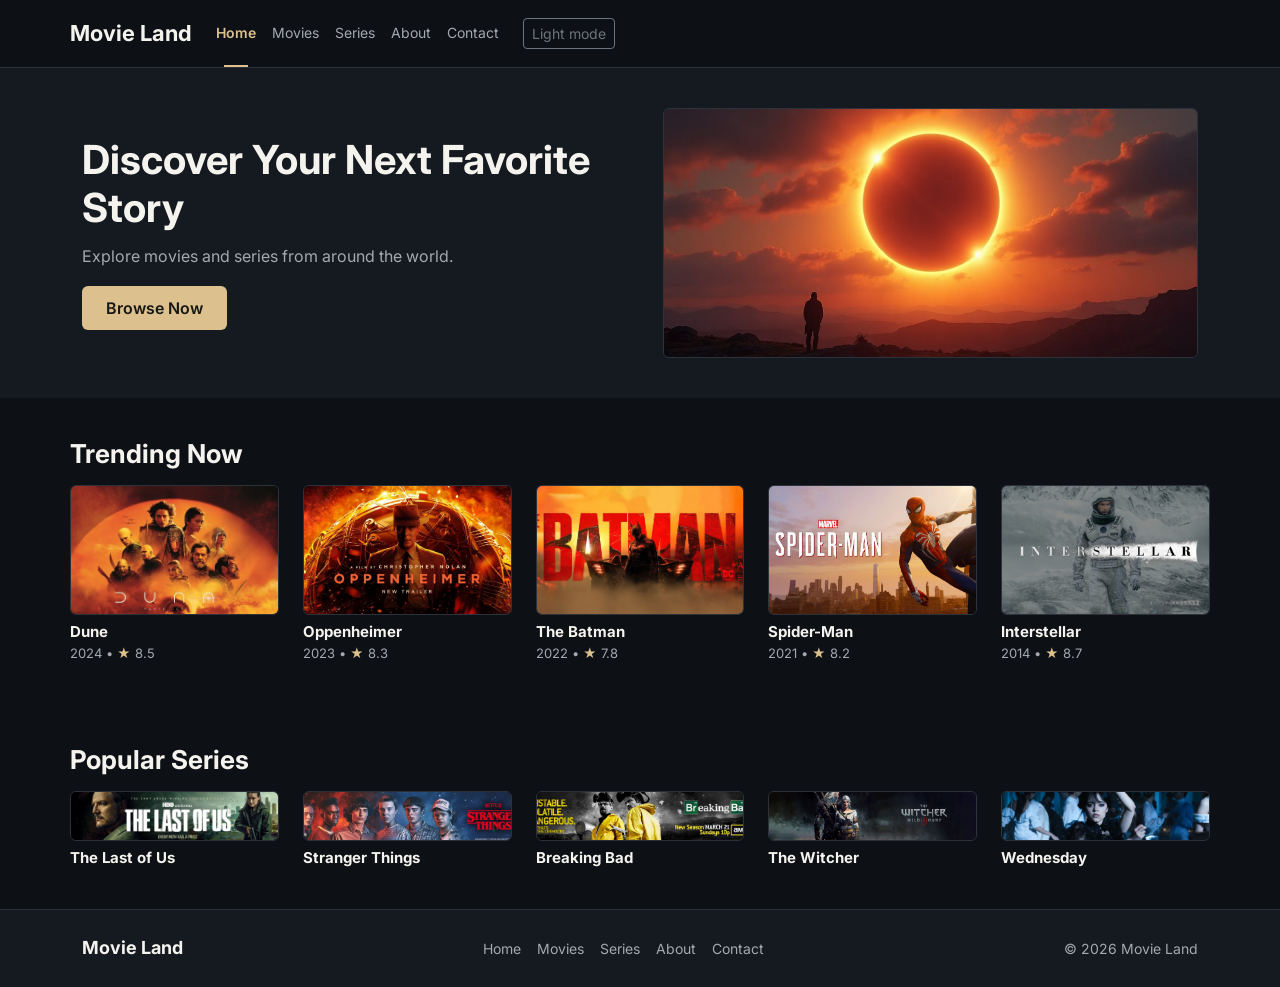
<file: index.html>
<!DOCTYPE html>
<html lang="en" data-bs-theme="dark">
<head>
  <meta charset="UTF-8">
  <meta name="viewport" content="width=device-width, initial-scale=1">
  <meta name="description" content="Movie Land - discover trending movies and popular series.">
  <title>Home | Movie Land</title>
  <link rel="preconnect" href="https://fonts.googleapis.com">
  <link rel="preconnect" href="https://fonts.gstatic.com" crossorigin>
  <link href="https://fonts.googleapis.com/css2?family=Inter:wght@400;600;700&display=swap" rel="stylesheet">
  <link href="https://cdn.jsdelivr.net/npm/bootstrap@5.3.3/dist/css/bootstrap.min.css" rel="stylesheet">
  <link href="css/style.css" rel="stylesheet">
</head>
<body class="d-flex flex-column min-vh-100">

  <header class="site-header">
    <nav class="navbar navbar-expand-lg container" aria-label="Main navigation">
      <a class="navbar-brand brand" href="index.html">Movie Land</a>
      <button class="navbar-toggler" type="button" data-bs-toggle="collapse" data-bs-target="#mainNav" aria-controls="mainNav" aria-expanded="false" aria-label="Toggle navigation">
        <span class="navbar-toggler-icon"></span>
      </button>
      <div class="collapse navbar-collapse" id="mainNav">
        <ul class="navbar-nav">
          <li class="nav-item"><a class="nav-link active" href="index.html" aria-current="page">Home</a></li>
          <li class="nav-item"><a class="nav-link" href="movies.html">Movies</a></li>
          <li class="nav-item"><a class="nav-link" href="series.html">Series</a></li>
          <li class="nav-item"><a class="nav-link" href="about.html">About</a></li>
          <li class="nav-item"><a class="nav-link" href="contact.html">Contact</a></li>
          <li class="nav-item d-flex align-items-center">
            <button type="button" id="theme-toggle" class="btn btn-sm btn-outline-secondary ms-lg-3 my-2 my-lg-0">Light mode</button>
          </li>
        </ul>
      </div>
    </nav>
  </header>

  <main class="flex-grow-1">
    <section class="hero">
      <div class="container hero-inner">
        <div class="hero-text">
          <h1>Discover Your Next Favorite Story</h1>
          <p class="lead-text">Explore movies and series from around the world.</p>
          <a class="btn btn-accent" href="movies.html">Browse Now</a>
        </div>
        <img class="artwork hero-img" src="images/front.jpg" alt="A lone traveler on a dark mountain ridge under an eclipse">
      </div>
    </section>

    <section class="container section" id="trending">
      <h2 class="section-title">Trending Now</h2>
      <div class="card-grid">
        <article class="movie-card">
          <img class="artwork" src="images/Dune2.jpg" alt="Poster of Dune: Part Two">
          <h3>Dune</h3>
          <p class="card-meta">2024 &bull; <span class="star">&#9733;</span> 8.5</p>
        </article>
        <article class="movie-card">
          <img class="artwork" src="images/oppenheimer.jpg" alt="Poster of Oppenheimer">
          <h3>Oppenheimer</h3>
          <p class="card-meta">2023 &bull; <span class="star">&#9733;</span> 8.3</p>
        </article>
        <article class="movie-card">
          <img class="artwork" src="images/The_Batman.jpg" alt="Poster of The Batman">
          <h3>The Batman</h3>
          <p class="card-meta">2022 &bull; <span class="star">&#9733;</span> 7.8</p>
        </article>
        <article class="movie-card">
          <img class="artwork" src="images/Spider_Man.jpg" alt="Poster of Spider-Man: No Way Home">
          <h3>Spider-Man</h3>
          <p class="card-meta">2021 &bull; <span class="star">&#9733;</span> 8.2</p>
        </article>
        <article class="movie-card">
          <img class="artwork" src="images/Interstellar.jpg" alt="Poster of Interstellar">
          <h3>Interstellar</h3>
          <p class="card-meta">2014 &bull; <span class="star">&#9733;</span> 8.7</p>
        </article>
      </div>
    </section>

    <section class="container section" id="popular-series">
      <h2 class="section-title">Popular Series</h2>
      <div class="card-grid">
        <article class="series-card">
          <img class="artwork artwork-wide" src="images/The Last of Us.jpg" alt="Scene from The Last of Us">
          <h3>The Last of Us</h3>
        </article>
        <article class="series-card">
          <img class="artwork artwork-wide" src="images/Stranger Things.jpg" alt="Scene from Stranger Things">
          <h3>Stranger Things</h3>
        </article>
        <article class="series-card">
          <img class="artwork artwork-wide" src="images/Breaking_Bad.jpg" alt="Scene from Breaking Bad">
          <h3>Breaking Bad</h3>
        </article>
        <article class="series-card">
          <img class="artwork artwork-wide" src="images/The Witcher.jpg" alt="Scene from The Witcher">
          <h3>The Witcher</h3>
        </article>
        <article class="series-card">
          <img class="artwork artwork-wide" src="images/Wednesday.jpg" alt="Scene from Wednesday">
          <h3>Wednesday</h3>
        </article>
      </div>
    </section>
  </main>

  <footer class="site-footer">
    <div class="container footer-inner">
      <p class="footer-brand">Movie Land</p>
      <nav aria-label="Footer navigation">
        <ul class="footer-links">
          <li><a href="index.html">Home</a></li>
          <li><a href="movies.html">Movies</a></li>
          <li><a href="series.html">Series</a></li>
          <li><a href="about.html">About</a></li>
          <li><a href="contact.html">Contact</a></li>
        </ul>
      </nav>
      <p class="copyright">&copy; 2026 Movie Land</p>
    </div>
  </footer>
  <script src="https://cdn.jsdelivr.net/npm/bootstrap@5.3.3/dist/js/bootstrap.bundle.min.js"></script>
  <script src="https://code.jquery.com/jquery-3.7.1.min.js"></script>
  <script src="script/data.js"></script>
  <script src="script/script.js"></script>
  <script src="script/jquery.js"></script>

  <button type="button" id="back-to-top" class="btn btn-accent" aria-label="Back to top">&uarr;</button>
</body>
</html>
</file>
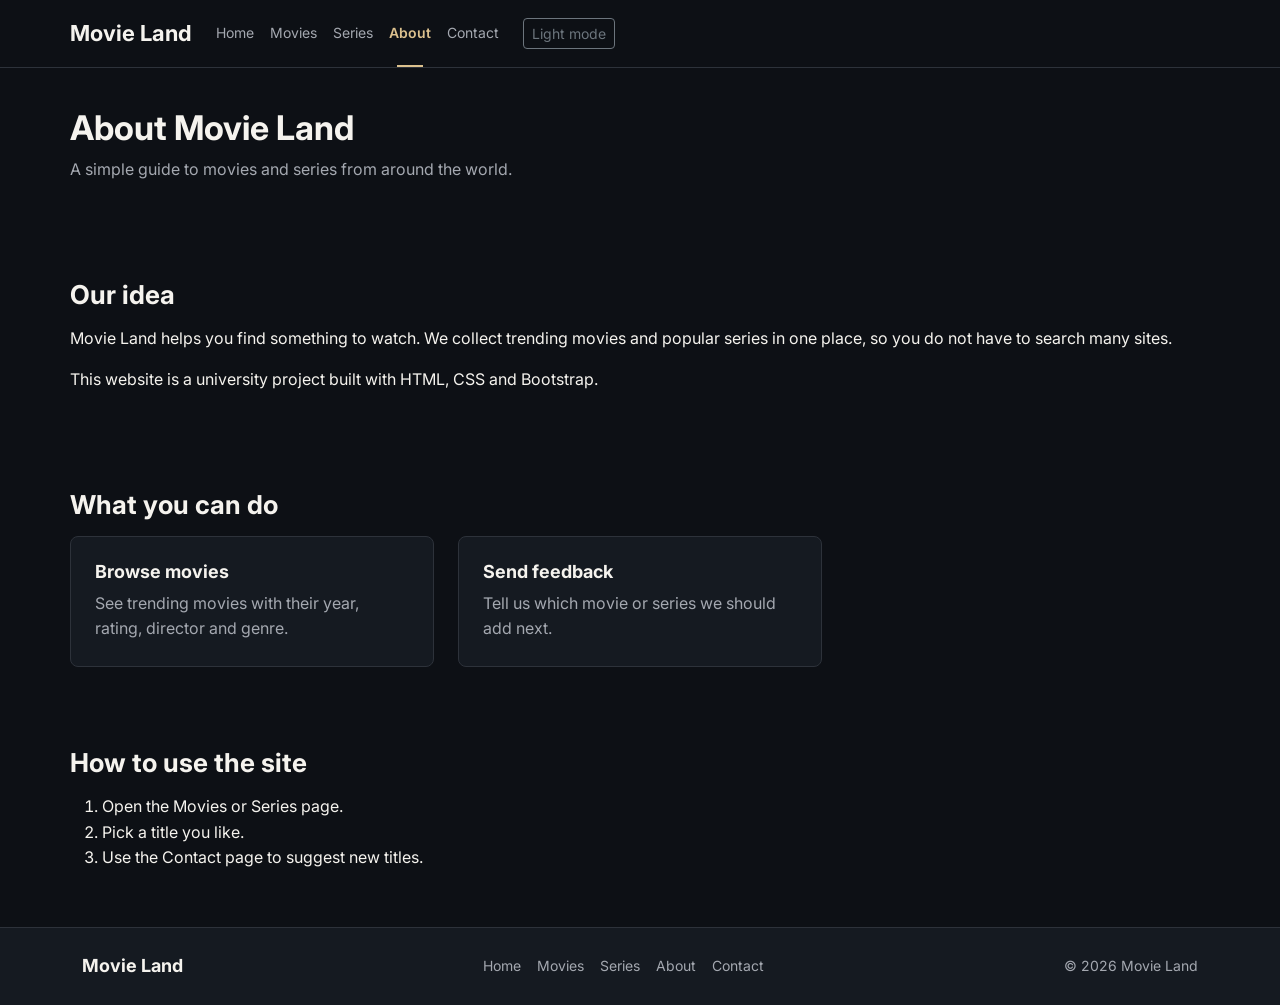
<file: about.html>
<!DOCTYPE html>
<html lang="en" data-bs-theme="dark">
<head>
  <meta charset="UTF-8">
  <meta name="viewport" content="width=device-width, initial-scale=1">
  <meta name="description" content="About the Movie Land project.">
  <title>About | Movie Land</title>
  <link rel="preconnect" href="https://fonts.googleapis.com">
  <link rel="preconnect" href="https://fonts.gstatic.com" crossorigin>
  <link href="https://fonts.googleapis.com/css2?family=Inter:wght@400;600;700&display=swap" rel="stylesheet">
  <link href="https://cdn.jsdelivr.net/npm/bootstrap@5.3.3/dist/css/bootstrap.min.css" rel="stylesheet">
  <link href="css/style.css" rel="stylesheet">
</head>
<body class="d-flex flex-column min-vh-100">

  <header class="site-header">
    <nav class="navbar navbar-expand-lg container" aria-label="Main navigation">
      <a class="navbar-brand brand" href="index.html">Movie Land</a>
        <button class="navbar-toggler" type="button" data-bs-toggle="collapse" data-bs-target="#mainNav" aria-controls="mainNav" aria-expanded="false" aria-label="Toggle navigation">
          <span class="navbar-toggler-icon"></span>
        </button>
      <div class="collapse navbar-collapse" id="mainNav">
        <ul class="navbar-nav">
          <li class="nav-item"><a class="nav-link" href="index.html">Home</a></li>
          <li class="nav-item"><a class="nav-link" href="movies.html">Movies</a></li>
          <li class="nav-item"><a class="nav-link" href="series.html">Series</a></li>
          <li class="nav-item"><a class="nav-link active" href="about.html" aria-current="page">About</a></li>
          <li class="nav-item"><a class="nav-link" href="contact.html">Contact</a></li>
          <li class="nav-item d-flex align-items-center">
            <button type="button" id="theme-toggle" class="btn btn-sm btn-outline-secondary ms-lg-3 my-2 my-lg-0">Light mode</button>
          </li>
      </ul>
      </div>
      </nav>
  </header>

  <main class="flex-grow-1">
    <section class="container section">
      <h1 class="page-title">About Movie Land</h1>
      <p class="lead-text">A simple guide to movies and series from around the world.</p>
    </section>

    <section class="container section" id="idea">
      <h2 class="section-title">Our idea</h2>
      <p>Movie Land helps you find something to watch. We collect trending movies and popular series in one place, so you do not have to search many sites.</p>
      <p>This website is a university project built with HTML, CSS and Bootstrap.</p>
    </section>

    <section class="container section" id="features">
      <h2 class="section-title">What you can do</h2>
      <div class="row g-4">
        <div class="col-md-4">
          <div class="box h-100">
           <h3>Browse movies</h3>
            <p class="muted">See trending movies with their year, rating, director and genre.</p>
         </div>
        </div>
        <div class="col-md-4">
          <div class="box h-100">
          <h3>Send feedback</h3>
          <p class="muted">Tell us which movie or series we should add next.</p>
          </div>
        </div>
      </div>
    </section>

    <section class="container section" id="how-to-use">
      <h2 class="section-title">How to use the site</h2>
      <ol>
        <li>Open the Movies or Series page.</li>
        <li>Pick a title you like.</li>
        <li>Use the Contact page to suggest new titles.</li>
      </ol>
    </section>
  </main>

  <footer class="site-footer">
    <div class="container footer-inner">
      <p class="footer-brand">Movie Land</p>
      <nav aria-label="Footer navigation">
        <ul class="footer-links">
          <li><a href="index.html">Home</a></li>
          <li><a href="movies.html">Movies</a></li>
          <li><a href="series.html">Series</a></li>
          <li><a href="about.html">About</a></li>
          <li><a href="contact.html">Contact</a></li>
        </ul>
      </nav>
      <p class="copyright">&copy; 2026 Movie Land</p>
    </div>
  </footer>
  <script src="https://cdn.jsdelivr.net/npm/bootstrap@5.3.3/dist/js/bootstrap.bundle.min.js"></script>
  <script src="https://code.jquery.com/jquery-3.7.1.min.js"></script>
  <script src="script/data.js"></script>
  <script src="script/script.js"></script>
  <script src="script/jquery.js"></script>

  <button type="button" id="back-to-top" class="btn btn-accent" aria-label="Back to top">&uarr;</button>
</body>
</html>
</file>
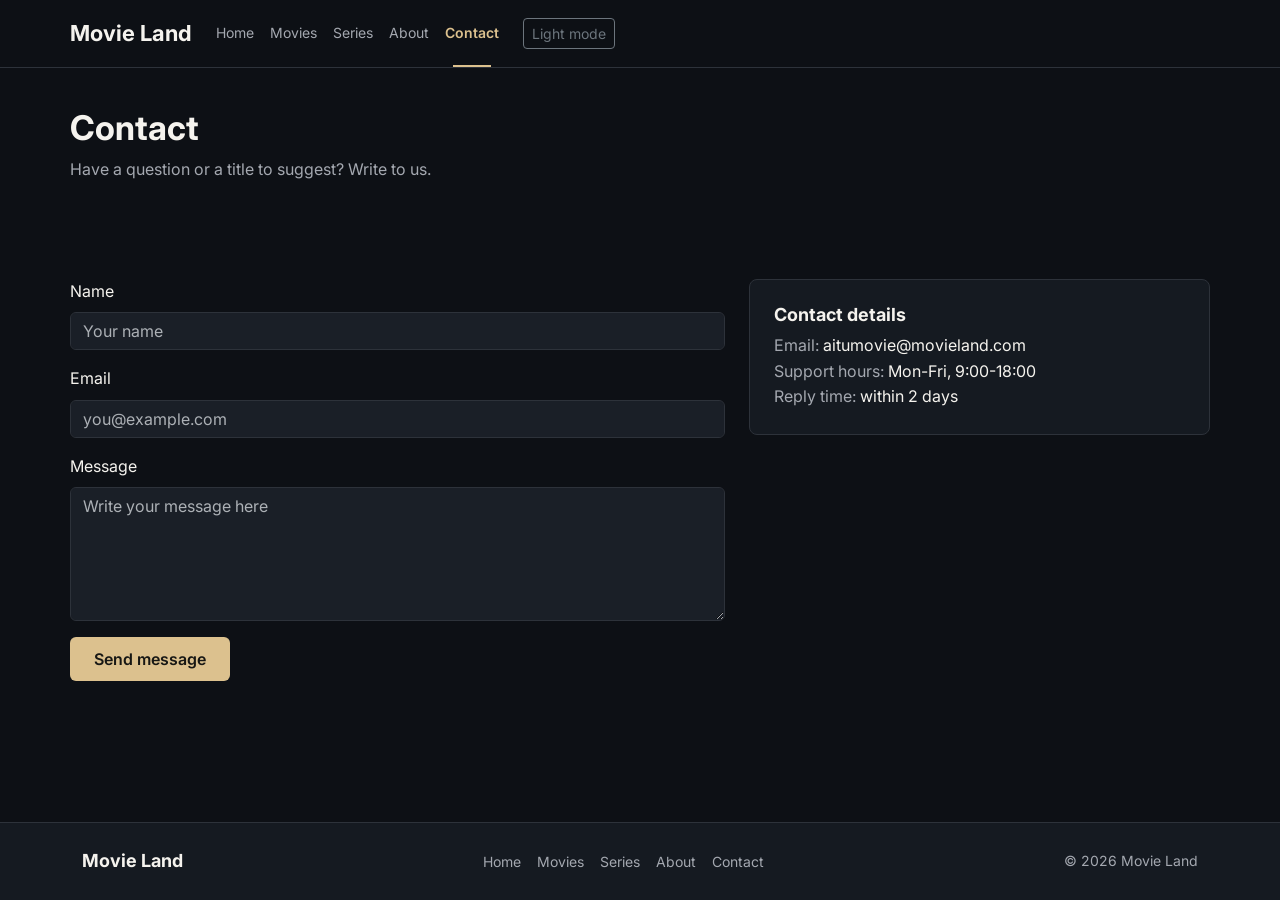
<file: contact.html>
<!DOCTYPE html>
<html lang="en" data-bs-theme="dark">
<head>
  <meta charset="UTF-8">
  <meta name="viewport" content="width=device-width, initial-scale=1">
  <meta name="description" content="Contact Movie Land and suggest a title.">
  <title>Contact | Movie Land</title>
  <link rel="preconnect" href="https://fonts.googleapis.com">
  <link rel="preconnect" href="https://fonts.gstatic.com" crossorigin>
  <link href="https://fonts.googleapis.com/css2?family=Inter:wght@400;600;700&display=swap" rel="stylesheet">
  <link href="https://cdn.jsdelivr.net/npm/bootstrap@5.3.3/dist/css/bootstrap.min.css" rel="stylesheet">
  <link href="css/style.css" rel="stylesheet">
  
</head>
<body class="d-flex flex-column min-vh-100">

  <header class="site-header">
    <nav class="navbar navbar-expand-lg container" aria-label="Main navigation">
      <a class="navbar-brand brand" href="index.html">Movie Land</a>
      <button class="navbar-toggler" type="button" data-bs-toggle="collapse" data-bs-target="#mainNav" aria-controls="mainNav" aria-expanded="false" aria-label="Toggle navigation">
        <span class="navbar-toggler-icon"></span>
      </button>
      <div class="collapse navbar-collapse" id="mainNav">
        <ul class="navbar-nav">
          <li class="nav-item"><a class="nav-link" href="index.html">Home</a></li>
          <li class="nav-item"><a class="nav-link" href="movies.html">Movies</a></li>
          <li class="nav-item"><a class="nav-link" href="series.html">Series</a></li>
          <li class="nav-item"><a class="nav-link" href="about.html">About</a></li>
          <li class="nav-item"><a class="nav-link active" href="contact.html" aria-current="page">Contact</a></li>
          <li class="nav-item d-flex align-items-center">
            <button type="button" id="theme-toggle" class="btn btn-sm btn-outline-secondary ms-lg-3 my-2 my-lg-0">Light mode</button>
          </li>
        </ul>
      </div>
      </nav>
  </header>

  <main class="flex-grow-1">
    <section class="container section">
      <h1 class="page-title">Contact</h1>
      <p class="lead-text">Have a question or a title to suggest? Write to us.</p>
    </section>

    <section class="container section" id="contact-form">
      <div class="row g-4">
        <div class="col-lg-7">
         
        <form id="contactForm" action="#" method="post" novalidate>
          <div class="mb-3">
            <label class="form-label" for="name">Name</label>
              <input class="form-control" type="text" id="name" name="name" placeholder="Your name">
              <small id="nameError" class="validation-error"></small>
            </div>

            <div class="mb-3">
              <label class="form-label" for="email">Email</label>
              <input class="form-control" type="email" id="email" name="email" placeholder="you@example.com">
              <small id="emailError" class="validation-error"></small>
            </div>

            <div class="mb-3">
              <label class="form-label" for="message">Message</label>
              <textarea class="form-control" id="message" name="message" rows="5" placeholder="Write your message here"></textarea>
              <small id="messageError" class="validation-error"></small>
            </div>

            <p id="successMessage" class="validation-success" hidden>
              All fields are valid!
            </p>

            <button type="submit" class="btn btn-accent">Send message</button>

        </form>
        </div>

        <div class="col-lg-5">
          <div class="box">
          <h2>Contact details</h2>
          <ul class="contact-list">
          <li><span class="muted">Email:</span> aitumovie@movieland.com</li>
          <li><span class="muted">Support hours:</span> Mon-Fri, 9:00-18:00</li>
          <li><span class="muted">Reply time:</span> within 2 days</li>
          </ul>
          </div>
        </div>
      </div>
    </section>
  </main>

  <footer class="site-footer">
    <div class="container footer-inner">
      <p class="footer-brand">Movie Land</p>
      <nav aria-label="Footer navigation">
        <ul class="footer-links">
          <li><a href="index.html">Home</a></li>
          <li><a href="movies.html">Movies</a></li>
          <li><a href="series.html">Series</a></li>
          <li><a href="about.html">About</a></li>
          <li><a href="contact.html">Contact</a></li>
        </ul>
      </nav>
      <p class="copyright">&copy; 2026 Movie Land</p>
    </div>
  </footer>
  <script src="https://cdn.jsdelivr.net/npm/bootstrap@5.3.3/dist/js/bootstrap.bundle.min.js"></script>
  <script src="https://code.jquery.com/jquery-3.7.1.min.js"></script>
  <script src="script/data.js"></script>
  <script src="script/script.js"></script>
  <script src="script/jquery.js"></script>

  <button type="button" id="back-to-top" class="btn btn-accent" aria-label="Back to top">&uarr;</button>
</body>
</html>
</file>
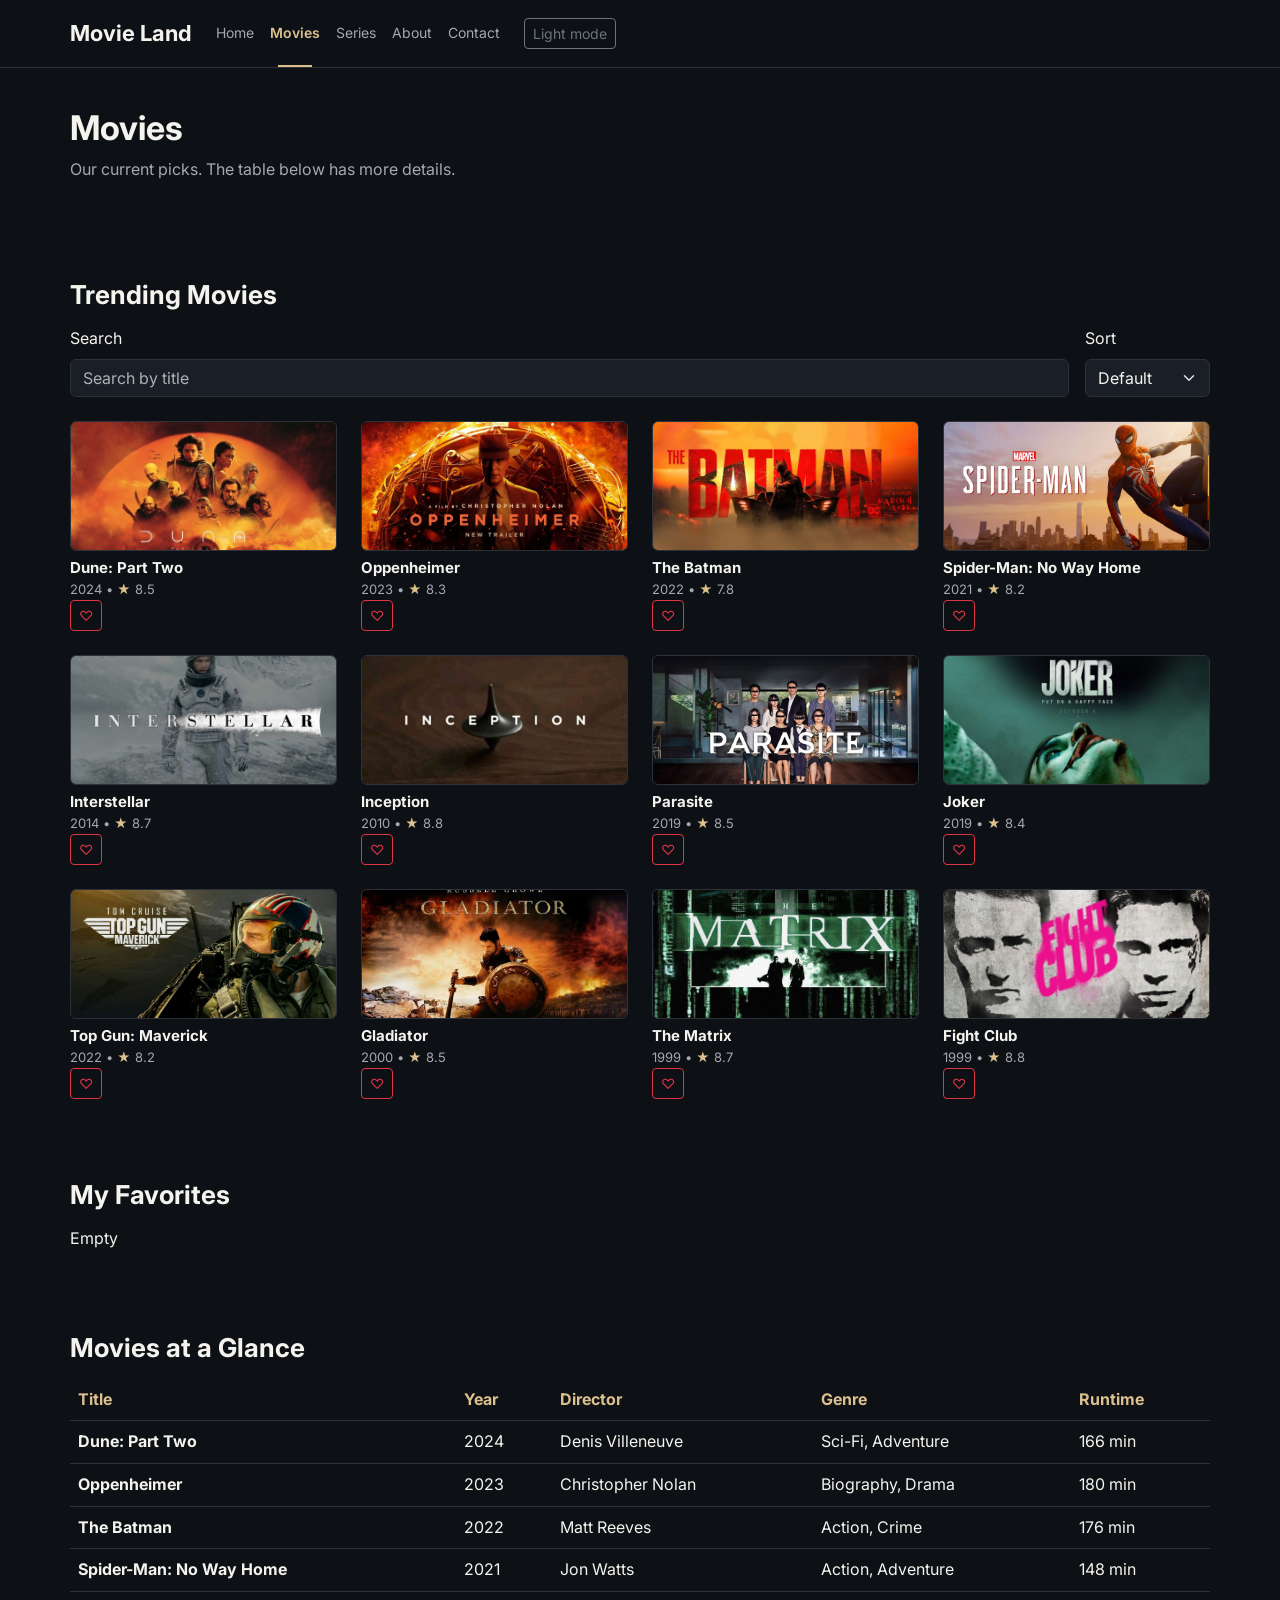
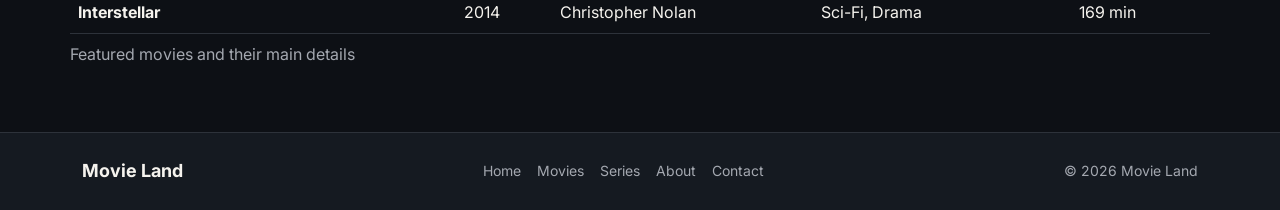
<file: movies.html>
<!DOCTYPE html>
<html lang="en" data-bs-theme="dark">
<head>
  <meta charset="UTF-8">
  <meta name="viewport" content="width=device-width, initial-scale=1">
  <meta name="description" content="Trending movies with year, director, genre and runtime.">
  <title>Movies | Movie Land</title>
  <link rel="preconnect" href="https://fonts.googleapis.com">
  <link rel="preconnect" href="https://fonts.gstatic.com" crossorigin>
  <link href="https://fonts.googleapis.com/css2?family=Inter:wght@400;600;700&display=swap" rel="stylesheet">
  <link href="https://cdn.jsdelivr.net/npm/bootstrap@5.3.3/dist/css/bootstrap.min.css" rel="stylesheet">
  <link href="css/style.css" rel="stylesheet">
</head>
<body class="d-flex flex-column min-vh-100">

  <header class="site-header">
    <nav class="navbar navbar-expand-lg container" aria-label="Main navigation">
      <a class="navbar-brand brand" href="index.html">Movie Land</a>
      <button class="navbar-toggler" type="button" data-bs-toggle="collapse" data-bs-target="#mainNav" aria-controls="mainNav" aria-expanded="false" aria-label="Toggle navigation">
        <span class="navbar-toggler-icon"></span>
      </button>
      <div class="collapse navbar-collapse" id="mainNav">
        <ul class="navbar-nav">
          <li class="nav-item"><a class="nav-link" href="index.html">Home</a></li>
          <li class="nav-item"><a class="nav-link active" href="movies.html" aria-current="page">Movies</a></li>
          <li class="nav-item"><a class="nav-link" href="series.html">Series</a></li>
          <li class="nav-item"><a class="nav-link" href="about.html">About</a></li>
          <li class="nav-item"><a class="nav-link" href="contact.html">Contact</a></li>
          <li class="nav-item d-flex align-items-center">
            <button type="button" id="theme-toggle" class="btn btn-sm btn-outline-secondary ms-lg-3 my-2 my-lg-0">Light mode</button>
          </li>
        </ul>
      </div>
    </nav>
  </header>

  <main class="flex-grow-1">
    <section class="container section">
      <h1 class="page-title">Movies</h1>
      <p class="lead-text">Our current picks. The table below has more details.</p>
    </section>

    <section class="container section" id="trending-movies">
      <h2 class="section-title">Trending Movies</h2>
      <div class="search-sort mb-4">
        <div>
          <label class="form-label" for="search">Search</label>
          <input class="form-control" type="text" id="search" placeholder="Search by title">
        </div>
        <div>
          <label class="form-label" for="sort">Sort</label>
          <select class="form-select" id="sort">
            <option value="default">Default</option>
            <option value="desc">Rating ↓</option>
            <option value="asc">Rating ↑</option>
          </select>
        </div>
      </div>
      <div class="row g-4" id="moviestr">
      </div>
    </section>
    <section class="container section">
      <h2 class="section-title">My Favorites</h2>
      <div id="favorites-list"></div>
    </section>

    <section class="container section" id="movie-details">
      <h2 class="section-title">Movies at a Glance</h2>
      <div class="table-responsive">
        <table class="table">
          <caption>Featured movies and their main details</caption>
          <thead>
          <tr>
            <th scope="col">Title</th>
            <th scope="col">Year</th>
            <th scope="col">Director</th>
            <th scope="col">Genre</th>
            <th scope="col">Runtime</th>
          </tr>
          </thead>
          <tbody>
          <tr>
            <th scope="row">Dune: Part Two</th>
            <td>2024</td>
            <td>Denis Villeneuve</td>
            <td>Sci-Fi, Adventure</td>
            <td>166 min</td>
          </tr>
          <tr>
            <th scope="row">Oppenheimer</th>
            <td>2023</td>
            <td>Christopher Nolan</td>
            <td>Biography, Drama</td>
            <td>180 min</td>
          </tr>
          <tr>
            <th scope="row">The Batman</th>
            <td>2022</td>
            <td>Matt Reeves</td>
            <td>Action, Crime</td>
            <td>176 min</td>
          </tr>
          <tr>
            <th scope="row">Spider-Man: No Way Home</th>
            <td>2021</td>
            <td>Jon Watts</td>
            <td>Action, Adventure</td>
            <td>148 min</td>
          </tr>
          <tr>
            <th scope="row">Interstellar</th>
            <td>2014</td>
            <td>Christopher Nolan</td>
            <td>Sci-Fi, Drama</td>
            <td>169 min</td>
          </tr>
          </tbody>
        </table>
      </div>
    </section>
  </main>

  <footer class="site-footer">
    <div class="container footer-inner">
      <p class="footer-brand">Movie Land</p>
      <nav aria-label="Footer navigation">
        <ul class="footer-links">
          <li><a href="index.html">Home</a></li>
          <li><a href="movies.html">Movies</a></li>
          <li><a href="series.html">Series</a></li>
          <li><a href="about.html">About</a></li>
          <li><a href="contact.html">Contact</a></li>
        </ul>
      </nav>
      <p class="copyright">&copy; 2026 Movie Land</p>
    </div>
  </footer>
  <script src="https://cdn.jsdelivr.net/npm/bootstrap@5.3.3/dist/js/bootstrap.bundle.min.js"></script>
  <script src="https://code.jquery.com/jquery-3.7.1.min.js"></script>
  <script src="script/data.js"></script>
  <script src="script/script.js"></script>
  <script src="script/jquery.js"></script>

  <button type="button" id="back-to-top" class="btn btn-accent" aria-label="Back to top">&uarr;</button>
</body>
</html>
</file>
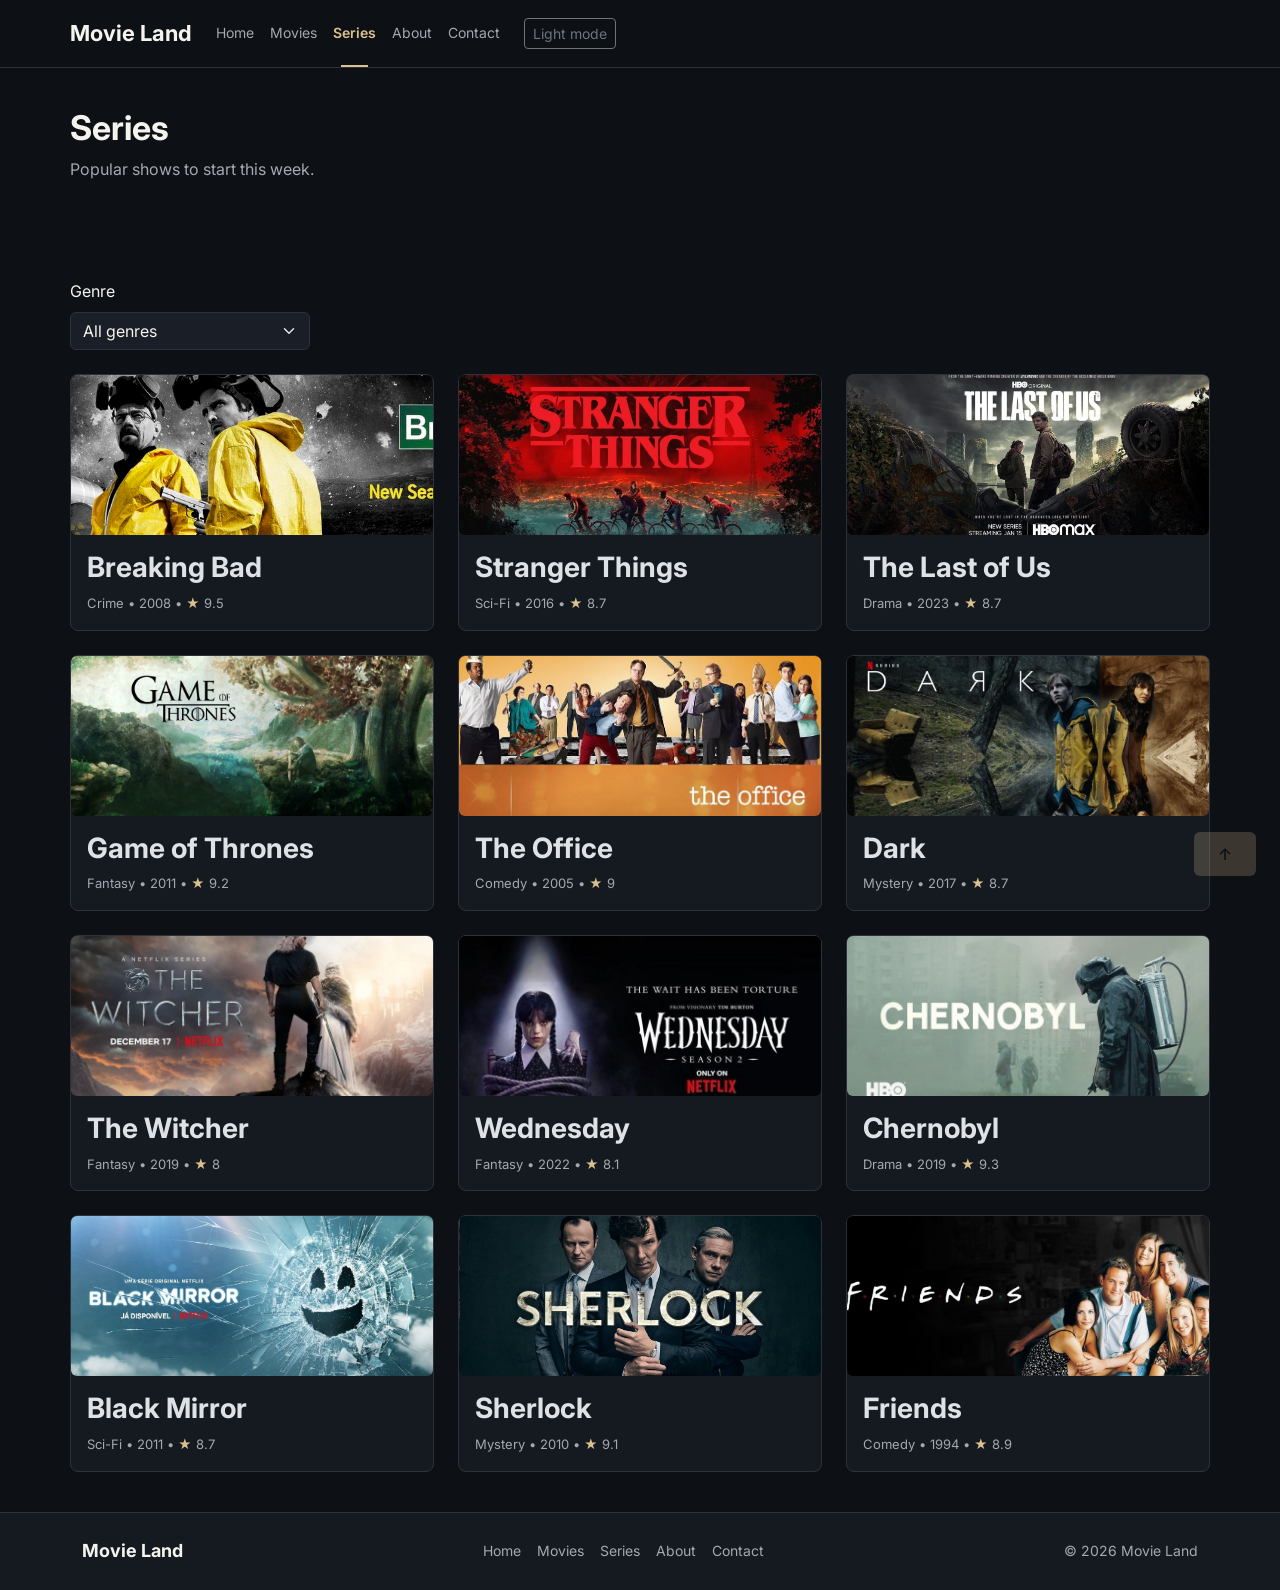
<file: series.html>
<!DOCTYPE html>
<html lang="en" data-bs-theme="dark">
<head>
  <meta charset="UTF-8">
  <meta name="viewport" content="width=device-width, initial-scale=1">
  <meta name="description" content="Popular series and where to watch them.">
  <title>Series | Movie Land</title>
  <link rel="preconnect" href="https://fonts.googleapis.com">
  <link rel="preconnect" href="https://fonts.gstatic.com" crossorigin>
  <link href="https://fonts.googleapis.com/css2?family=Inter:wght@400;600;700&display=swap" rel="stylesheet">
  <link href="https://cdn.jsdelivr.net/npm/bootstrap@5.3.3/dist/css/bootstrap.min.css" rel="stylesheet">
  <link href="css/style.css" rel="stylesheet">
</head>
<body class="d-flex flex-column min-vh-100">

  <header class="site-header">
    <nav class="navbar navbar-expand-lg container" aria-label="Main navigation">
      <a class="navbar-brand brand" href="index.html">Movie Land</a>
      <button class="navbar-toggler" type="button" data-bs-toggle="collapse" data-bs-target="#mainNav" aria-controls="mainNav" aria-expanded="false" aria-label="Toggle navigation">
        <span class="navbar-toggler-icon"></span>
      </button>
      <div class="collapse navbar-collapse" id="mainNav">
        <ul class="navbar-nav">
          <li class="nav-item"><a class="nav-link" href="index.html">Home</a></li>
          <li class="nav-item"><a class="nav-link" href="movies.html">Movies</a></li>
          <li class="nav-item"><a class="nav-link active" href="series.html" aria-current="page">Series</a></li>
          <li class="nav-item"><a class="nav-link" href="about.html">About</a></li>
          <li class="nav-item"><a class="nav-link" href="contact.html">Contact</a></li>
          <li class="nav-item d-flex align-items-center">
            <button type="button" id="theme-toggle" class="btn btn-sm btn-outline-secondary ms-lg-3 my-2 my-lg-0">Light mode</button>
          </li>
        </ul>
      </div>
    </nav>
  </header>

  <main class="flex-grow-1">
    <section class="container section">
      <h1 class="page-title">Series</h1>
      <p class="lead-text">Popular shows to start this week.</p>
    </section>

    <section class="container section" id="series-list">
      <div class="genre-filter mb-4">
        <label class="form-label" for="genre">Genre</label>
        <select class="form-select" id="genre">
          <option value="all">All genres</option>
          <option value="Comedy">Comedy</option>
          <option value="Crime">Crime</option>
          <option value="Drama">Drama</option>
          <option value="Fantasy">Fantasy</option>
          <option value="Mystery">Mystery</option>
          <option value="Sci-Fi">Sci-Fi</option>
        </select>
      </div>
      <div class="row row-cols-1 row-cols-md-2 row-cols-lg-3 g-4" id="seriesl">
      </div>
    </section>
  </main>

  <footer class="site-footer">
    <div class="container footer-inner">
      <p class="footer-brand">Movie Land</p>
      <nav aria-label="Footer navigation">
        <ul class="footer-links">
          <li><a href="index.html">Home</a></li>
          <li><a href="movies.html">Movies</a></li>
          <li><a href="series.html">Series</a></li>
          <li><a href="about.html">About</a></li>
          <li><a href="contact.html">Contact</a></li>
        </ul>
      </nav>
      <p class="copyright">&copy; 2026 Movie Land</p>
    </div>
  </footer>
  <script src="https://cdn.jsdelivr.net/npm/bootstrap@5.3.3/dist/js/bootstrap.bundle.min.js"></script>
  <script src="https://code.jquery.com/jquery-3.7.1.min.js"></script>
  <script src="script/data.js"></script>
  <script src="script/script.js"></script>
  <script src="script/jquery.js"></script>

  <button type="button" id="back-to-top" class="btn btn-accent" aria-label="Back to top">&uarr;</button>
</body>
</html>
</file>
<file: css/style.css>
:root {
    --bg: #0d1015;
    --surface: #151a21;
    --field: #1a1f27;
    --border: #2d323a;
    --text: #f5f3ee;
    --muted: #a4a8b0;
    --accent: #dcc18e;
    --accent-dark: #171714;
}
[data-bs-theme="light"] {
    --bg: #f7f5f0;
    --surface: #ffffff;
    --field: #f0ede6;
    --border: #d9d4c7;
    --text: #1b1b1b;
    --muted: #6b6f76;
    --accent: #8a6d2f;
    --accent-dark: #ffffff;
}

[data-bs-theme="light"] .btn-accent:hover {
    background-color: #a5843b;
}
* {
    box-sizing: border-box;
}

body {
    margin: 0;
    font-family: "Inter", sans-serif;
    background-color: var(--bg);
    color: var(--text);
    line-height: 1.6;
}

h1,
h2,
h3 {
    font-weight: 700;
}

a {
    color: var(--accent);
    text-decoration: none;
}

a:hover {
    color: var(--text);
}

.muted {
    color: var(--muted);
}

.star {
    color: var(--accent);
}

.site-header {
    background-color: var(--bg);
    border-bottom: 1px solid var(--border);
}

.brand {
    padding: 16px 0;
    font-size: 22px;
    font-weight: 700;
    color: var(--text);
}

.navbar {
    --bs-navbar-padding-y: 0;
    --bs-navbar-color: var(--muted);
    --bs-navbar-hover-color: var(--text);
    --bs-navbar-active-color: var(--accent);
    --bs-navbar-toggler-border-color: var(--border);
}

.navbar-nav .nav-link {
    position: relative;
    padding: 22px 16px;
    font-size: 14px;
}

.navbar-nav .nav-link.active {
    font-weight: 600;
}

.navbar-nav .nav-link.active::after {
    content: "";
    position: absolute;
    left: 16px;
    right: 16px;
    bottom: 0;
    height: 2px;
    background-color: var(--accent);
}

.section {
    padding: 40px 0;
}

.section-title {
    margin: 0 0 16px;
    font-size: 26px;
}

.page-title {
    margin: 0 0 8px;
    font-size: 34px;
}

.lead-text {
    margin: 0 0 16px;
    color: var(--muted);
}

.btn-accent {
    display: inline-block;
    padding: 10px 24px;
    font-weight: 600;
    color: var(--accent-dark);
    background-color: var(--accent);
    border: 0;
    border-radius: 6px;
    cursor: pointer;
}

.btn-accent:hover {
    color: var(--accent-dark);
    background-color: #e9d2a3;
}
#back-to-top {
    display: none;
    position: fixed;
    right: 24px;
    bottom: 24px;
    z-index: 1000;
}
.series-more {
    display: none;
}

#how-to-use .section-title,
.show-card {
    cursor: pointer;
}

.artwork {
    display: block;
    width: 100%;
    height: 130px;
    object-fit: cover;
    background-color: var(--field);
    border: 1px solid var(--border);
    border-radius: 6px;
}

.artwork-wide {
    height: 50px;
}

.movie-card h3,
.series-card h3 {
    margin: 8px 0 2px;
    font-size: 15px;
}

.card-meta {
    margin: 0;
    font-size: 13px;
    color: var(--muted);
}

.show-card {
    background-color: var(--surface);
    border: 1px solid var(--border);
    border-radius: 8px;
}

.show-card .artwork {
    height: 160px;
    border: 0;
}

.show-body {
    padding: 16px;
}

.show-body h2 {
    margin: 0 0 4px;
    font-size: 19px;
}

.show-body p {
    margin: 0 0 8px;
}

.card-grid {
    display: grid;
    grid-template-columns: repeat(5, 1fr);
    gap: 24px;
}

.hero {
    padding: 40px 0;
    background-color: var(--surface);
}

.hero-inner {
    display: flex;
    align-items: center;
    justify-content: space-between;
    gap: 48px;
}

.hero-text {
    flex: 1;
}

.hero-text h1 {
    margin: 0 0 12px;
    font-size: 40px;
}

.hero-img {
    flex: 1;
    height: 250px;
}

.box {
    padding: 24px;
    background-color: var(--surface);
    border: 1px solid var(--border);
    border-radius: 8px;
}

.box h2,
.box h3 {
    margin-top: 0;
    font-size: 18px;
}

.box p {
    margin-bottom: 0;
}

.contact-list {
    margin: 0;
    padding: 0;
    list-style: none;
}

.table {
    --bs-table-bg: transparent;
    --bs-table-color: var(--text);
    --bs-table-border-color: var(--border);
}

.table caption {
    color: var(--muted);
}

.table thead th {
    color: var(--accent);
}

.form-control {
    color: var(--text);
    background-color: var(--field);
    border: 1px solid var(--border);
    border-radius: 6px;
}

.form-control:focus {
    color: var(--text);
    background-color: var(--field);
    border-color: var(--accent);
    box-shadow: none;
}

.site-footer {
    padding: 24px 0;
    background-color: var(--surface);
    border-top: 1px solid var(--border);
}

.footer-inner {
    display: flex;
    align-items: center;
    justify-content: space-between;
    gap: 16px;
}

.footer-brand {
    margin: 0;
    font-size: 18px;
    font-weight: 700;
}

.footer-links {
    display: flex;
    gap: 16px;
    margin: 0;
    padding: 0;
    list-style: none;
}

.footer-links a,
.copyright {
    font-size: 14px;
    color: var(--muted);
}

.copyright {
    margin: 0;
}

.validation-error {
    display: block;
    color: #dc3545;
    font-size: 13px;
    margin-top: 5px;
}

.validation-success {
    color: #198754;
    font-size: 14px;
    margin-top: 15px;
}

@media (max-width: 991.98px) {
    .navbar-nav .nav-link {
        padding: 10px 0;
    }

    .navbar-nav .nav-link.active::after {
        display: none;
    }

    .hero-inner {
        flex-direction: column;
        align-items: flex-start;
        gap: 24px;
    }

    .hero-img {
        width: 100%;
        height: 220px;
    }

    .card-grid {
        grid-template-columns: repeat(3, 1fr);
    }
}

@media (max-width: 575.98px) {
    .hero-text h1 {
        font-size: 30px;
    }

    .hero-img {
        height: 170px;
    }

    .page-title {
        font-size: 28px;
    }

    .card-grid {
        grid-template-columns: repeat(2, 1fr);
        gap: 16px;
    }

    .footer-inner {
        flex-direction: column;
        text-align: center;
        gap: 8px;
    }

    .footer-links {
        flex-wrap: wrap;
        justify-content: center;
    }

}

.search-sort {
    display: grid;
    grid-template-columns: 8fr minmax(110px, 1fr);
    gap: 16px;
}

.form-select {
    color: var(--text);
    background-color: var(--field);
    border: 1px solid var(--border);
    border-radius: 6px;
}

.form-select:focus {
    border-color: var(--accent);
    box-shadow: none;
}
.genre-filter {
    max-width: 240px;
}
</file>
